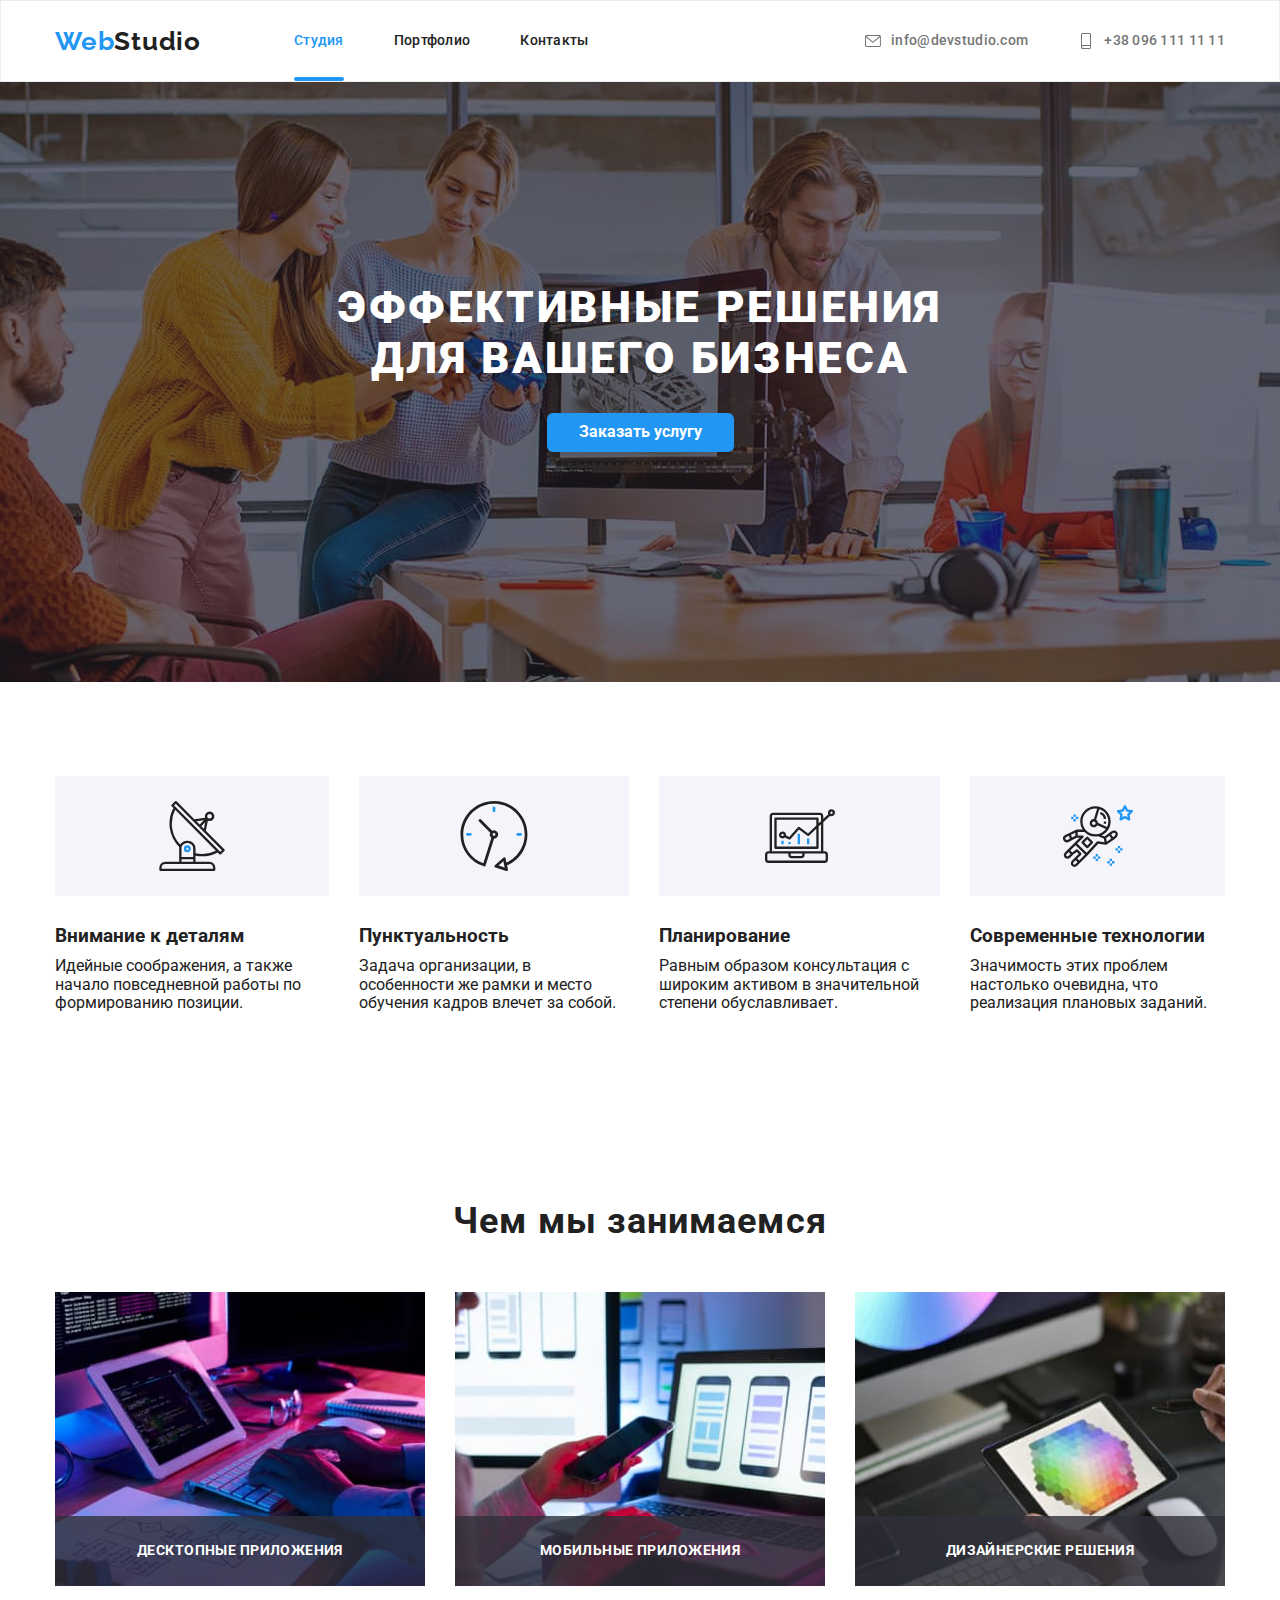
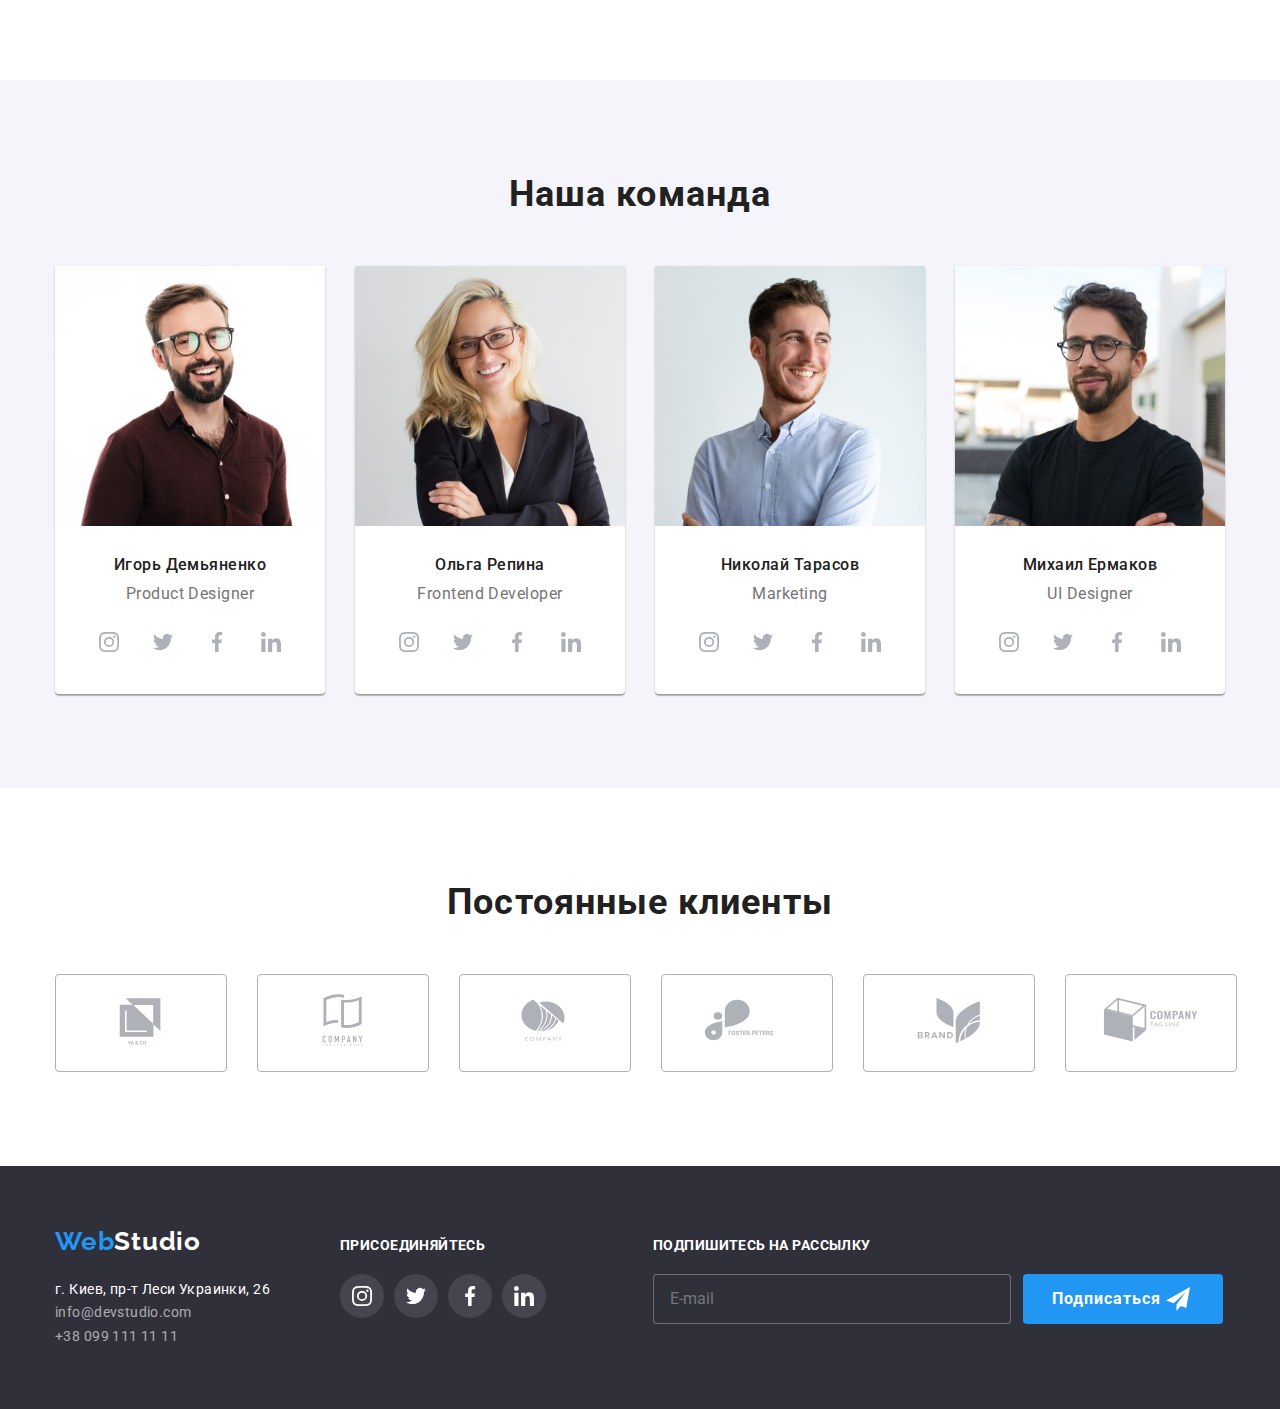
<file: index.html>
<!DOCTYPE html>
<html lang="ru">
  <head>
    <meta charset="UTF-8" />
    <meta name="viewport" content="width=device-width, initial-scale=1.0" />
    <title>WebStudio</title>
    <link rel="preconnect" href="https://fonts.gstatic.com" />
    <link rel="preconnect" href="https://fonts.gstatic.com" />
    <link
      href="https://fonts.googleapis.com/css2?family=Raleway:wght@700&family=Roboto:wght@400;500;700;900&display=swap"
      rel="stylesheet"
    />
    <!-- <link rel="stylesheet" href="./css/modern-normalize.css" /> -->
    <!-- <link rel="stylesheet" href="./css/styles.css" /> -->
    <link rel="stylesheet" href="./css/main.min.css" />
  </head>
  <body>
    <!--Верхняя линия-->
    <header class="header">
      <div class="container main-flex">
        <nav class="main-nav">
          <a href="./index.html" class="logo"
            >Web<span class="logo__title">Studio</span></a
          >
          <ul class="site-nav currnet-box">
            <li class="site-nav__item">
              <a href="./index.html" class="site-nav__link current">Студия</a>
            </li>
            <li class="site-nav__item">
              <a href="./portfolio.html" class="site-nav__link">Портфолио</a>
            </li>
            <li class="site-nav__item">
              <a href="#" class="site-nav__link">Контакты</a>
            </li>
          </ul>
        </nav>
        <ul class="main-contact">
          <li class="main-contact__item">
            <a href="mailto:info@devstudio.com" class="main-contact__link">
              <svg class="main-contact__icon" width="16" height="16">
                <use href="./images/icon/icon.svg#icon-envelope"></use></svg
              >info@devstudio.com</a
            >
          </li>
          <li class="main-contact__item">
            <a href="tel:+380961111111" class="main-contact__link">
              <svg class="main-contact__icon" width="16" height="16">
                <use href="./images/icon/icon.svg#icon-smartphone"></use></svg
              >+38 096 111 11 11</a
            >
          </li>
        </ul>
      </div>
    </header>
    <main>
      <!--hero-->
      <section class="hero">
        <div class="container">
          <div class="hero-content">
            <h1 class="hero-content__title">
              Эффективные решения <br />
              для вашего бизнеса
            </h1>
            <button data-modal-open class="hero-content__button">
              Заказать услугу
            </button>
          </div>
        </div>
      </section>
      <!--Особенности-->
      <section class="section">
        <div class="container">
          <h2 class="hidden-header">Особенности</h2>
          <ul class="feature-list">
            <li class="feature-list__item">
              <div class="feature-list__box">
                <svg width="70" height="70">
                  <use href="./images/icon/icon.svg#icon-antenna"></use>
                </svg>
              </div>
              <div>
                <h3 class="feature-list__title">Внимание к деталям</h3>
                <p class="feature-list__text">
                  Идейные соображения, а также начало повседневной работы по
                  формированию позиции.
                </p>
              </div>
            </li>
            <li class="feature-list__item">
              <div class="feature-list__box">
                <svg width="70" height="70">
                  <use href="./images/icon/icon.svg#icon-clock"></use>
                </svg>
              </div>
              <div>
                <h3 class="feature-list__title">Пунктуальность</h3>
                <p class="feature-list__text">
                  Задача организации, в особенности же рамки и место обучения
                  кадров влечет за собой.
                </p>
              </div>
            </li>
            <li class="feature-list__item">
              <div class="feature-list__box">
                <svg width="70" height="70">
                  <use href="./images/icon/icon.svg#icon-diagram"></use>
                </svg>
              </div>
              <div>
                <h3 class="feature-list__title">Планирование</h3>
                <p class="feature-list__text">
                  Равным образом консультация с широким активом в значительной
                  степени обуславливает.
                </p>
              </div>
            </li>
            <li class="feature-list__item">
              <div class="feature-list__box">
                <svg width="70" height="70">
                  <use href="./images/icon/icon.svg#icon-astronaut"></use>
                </svg>
              </div>
              <div>
                <h3 class="feature-list__title">Современные технологии</h3>
                <p class="feature-list__text">
                  Значимость этих проблем настолько очевидна, что реализация
                  плановых заданий.
                </p>
              </div>
            </li>
          </ul>
        </div>
      </section>
      <!--Чем мы занимаемся-->
      <section class="section">
        <div class="container">
          <h2 class="section-title">Чем мы занимаемся</h2>
          <ul class="ourwork-list">
            <li class="ourwork-list__item">
              <img
                src="./images/box1.jpg"
                width="370"
                alt="человек набирая код на клавиатуре выводя информацию на планшет сверяя с блочной схемой"
              />
              <div class="ourwork-list__container">
                <p class="ourwork-list__label">Десктопные приложения</p>
              </div>
            </li>
            <li class="ourwork-list__item">
              <img
                src="./images/box2.jpg"
                width="370"
                alt="На экране ноутбука изображены примеры работ в мобильных приложениях"
              />
              <div class="ourwork-list__container">
                <p class="ourwork-list__label">Мобильные приложения</p>
              </div>
            </li>
            <li class="ourwork-list__item">
              <img
                src="./images/box3.jpg"
                width="370"
                alt="планшет с палитрой цветов"
              />
              <div class="ourwork-list__container">
                <p class="ourwork-list__label">Дизайнерские решения</p>
              </div>
            </li>
          </ul>
        </div>
      </section>
      <!--Наша команда-->
      <section class="section section__bg">
        <div class="container">
          <h2 class="section-title">Наша команда</h2>
          <ul class="section-team">
            <li class="section-team__item">
              <img
                src="./images/img1.jpg"
                class="staff"
                width="270"
                alt="фото"
              />
              <div class="staff-box">
                <h3 class="staff-box__item">Игорь Демьяненко</h3>
                <p class="staff-box__description">Product Designer</p>
                <ul class="social">
                  <li class="social-item">
                    <a href="" class="social-item__link">
                      <svg class="social__icon" width="20" height="20">
                        <use href="./images/icon/icon.svg#icon-instagram"></use>
                      </svg>
                    </a>
                  </li>
                  <li class="social-item">
                    <a href="" class="social-item__link">
                      <svg class="social__icon" width="20" height="20">
                        <use href="./images/icon/icon.svg#icon-twitter"></use>
                      </svg>
                    </a>
                  </li>
                  <li class="social-item">
                    <a href="" class="social-item__link">
                      <svg class="social__icon" width="20" height="20">
                        <use href="./images/icon/icon.svg#icon-facebook"></use>
                      </svg>
                    </a>
                  </li>
                  <li class="social-item">
                    <a href="" class="social-item__link">
                      <svg class="social__icon" width="20" height="20">
                        <use href="./images/icon/icon.svg#icon-linkedin"></use>
                      </svg>
                    </a>
                  </li>
                </ul>
              </div>
            </li>
            <li class="section-team__item">
              <img src="images/img2.jpg" class="staff" width="270" alt="фото" />
              <div class="staff-box">
                <h3 class="staff-box__item">Ольга Репина</h3>
                <p class="staff-box__description">Frontend Developer</p>
                <ul class="social">
                  <li class="social-item">
                    <a href="" class="social-item__link">
                      <svg class="social__icon" width="20" height="20">
                        <use href="./images/icon/icon.svg#icon-instagram"></use>
                      </svg>
                    </a>
                  </li>
                  <li class="social-item">
                    <a href="" class="social-item__link">
                      <svg class="social__icon" width="20" height="20">
                        <use href="./images/icon/icon.svg#icon-twitter"></use>
                      </svg>
                    </a>
                  </li>
                  <li class="social-item">
                    <a href="" class="social-item__link">
                      <svg class="social__icon" width="20" height="20">
                        <use href="./images/icon/icon.svg#icon-facebook"></use>
                      </svg>
                    </a>
                  </li>
                  <li class="social-item">
                    <a href="" class="social-item__link">
                      <svg class="social__icon" width="20" height="20">
                        <use href="./images/icon/icon.svg#icon-linkedin"></use>
                      </svg>
                    </a>
                  </li>
                </ul>
              </div>
            </li>
            <li class="section-team__item">
              <img
                src="./images/img3.jpg"
                class="staff"
                width="270"
                alt="фото"
              />
              <div class="staff-box">
                <h3 class="staff-box__item">Николай Тарасов</h3>
                <p class="staff-box__description">Marketing</p>
                <ul class="social">
                  <li class="social-item">
                    <a href="" class="social-item__link">
                      <svg class="social__icon" width="20" height="20">
                        <use href="./images/icon/icon.svg#icon-instagram"></use>
                      </svg>
                    </a>
                  </li>
                  <li class="social-item">
                    <a href="" class="social-item__link">
                      <svg class="social__icon" width="20" height="20">
                        <use href="./images/icon/icon.svg#icon-twitter"></use>
                      </svg>
                    </a>
                  </li>
                  <li class="social-item">
                    <a href="" class="social-item__link">
                      <svg class="social__icon" width="20" height="20">
                        <use href="./images/icon/icon.svg#icon-facebook"></use>
                      </svg>
                    </a>
                  </li>
                  <li class="social-item">
                    <a href="" class="social-item__link">
                      <svg class="social__icon" width="20" height="20">
                        <use href="./images/icon/icon.svg#icon-linkedin"></use>
                      </svg>
                    </a>
                  </li>
                </ul>
              </div>
            </li>
            <li class="section-team__item">
              <img
                src="./images/img4.jpg"
                class="staff"
                width="270"
                alt="фото"
              />
              <div class="staff-box">
                <h3 class="staff-box__item">Михаил Ермаков</h3>
                <p class="staff-box__description">UI Designer</p>
                <ul class="social">
                  <li class="social-item">
                    <a href="" class="social-item__link">
                      <svg class="social__icon" width="20" height="20">
                        <use href="./images/icon/icon.svg#icon-instagram"></use>
                      </svg>
                    </a>
                  </li>
                  <li class="social-item">
                    <a href="" class="social-item__link">
                      <svg class="social__icon" width="20" height="20">
                        <use href="./images/icon/icon.svg#icon-twitter"></use>
                      </svg>
                    </a>
                  </li>
                  <li class="social-item">
                    <a href="" class="social-item__link">
                      <svg class="social__icon" width="20" height="20">
                        <use href="./images/icon/icon.svg#icon-facebook"></use>
                      </svg>
                    </a>
                  </li>
                  <li class="social-item">
                    <a href="" class="social-item__link">
                      <svg class="social__icon" width="20" height="20">
                        <use href="./images/icon/icon.svg#icon-linkedin"></use>
                      </svg>
                    </a>
                  </li>
                </ul>
              </div>
            </li>
          </ul>
        </div>
      </section>
      <!-- Regular customers-->
      <section class="section">
        <div class="container">
          <h3 class="section-title">Постоянные клиенты</h3>
          <ul class="regular">
            <li class="regular-item">
              <a href="" class="regular-item__link">
                <svg width="106" height="60">
                  <use href="./images/icon/icon.svg#icon-company1"></use>
                </svg>
              </a>
            </li>
            <li class="regular-item">
              <a href="" class="regular-item__link">
                <svg width="106" height="60">
                  <use href="./images/icon/icon.svg#icon-company2"></use>
                </svg>
              </a>
            </li>
            <li class="regular-item">
              <a href="" class="regular-item__link">
                <svg width="106" height="60">
                  <use href="./images/icon/icon.svg#icon-company3"></use>
                </svg>
              </a>
            </li>
            <li class="regular-item">
              <a href="" class="regular-item__link">
                <svg width="106" height="60">
                  <use href="./images/icon/icon.svg#icon-company4"></use>
                </svg>
              </a>
            </li>
            <li class="regular-item">
              <a href="" class="regular-item__link">
                <svg width="106" height="60">
                  <use href="./images/icon/icon.svg#icon-company5"></use>
                </svg>
              </a>
            </li>
            <li class="regular-item">
              <a href="" class="regular-item__link">
                <svg width="106" height="60">
                  <use href="./images/icon/icon.svg#icon-company6"></use>
                </svg>
              </a>
            </li>
          </ul>
        </div>
      </section>
    </main>
    <!--футер-->
    <footer class="footer">
      <div class="container flex-box">
        <div class="footer-addres">
          <a href="./index.html" class="footer__logo"
            >Web<span class="footer-logo__title">Studio</span></a
          >
          <address class="address-box">
            <p class="address-box__title">г. Киев, пр-т Леси Украинки, 26</p>
            <ul class="contact-footer__list">
              <li class="contact-footer__item">
                <a href="mailto:info@devstudio.com" class="contact-footer__link"
                  >info@devstudio.com</a
                >
              </li>
              <li class="contact-footer__list">
                <a href="tel:+380991111111" class="contact-footer__link"
                  >+38 099 111 11 11</a
                >
              </li>
            </ul>
          </address>
        </div>
        <div class="footer-box">
          <h4 class="footer-box__titel">присоединяйтесь</h4>
          <ul class="footer-box__list">
            <li class="footer-box__item">
              <a href="" class="footer-box__link">
                <svg class="footer-box__icon" width="20" height="20">
                  <use href="./images/icon/icon.svg#icon-instagram"></use>
                </svg>
              </a>
            </li>
            <li class="footer-box__item">
              <a href="" class="footer-box__link">
                <svg class="footer-box__icon" width="20" height="20">
                  <use href="./images/icon/icon.svg#icon-twitter"></use>
                </svg>
              </a>
            </li>
            <li class="footer-box__item">
              <a href="" class="footer-box__link">
                <svg class="footer-box__icon" width="20" height="20">
                  <use href="./images/icon/icon.svg#icon-facebook"></use>
                </svg>
              </a>
            </li>
            <li class="footer-box__item">
              <a href="" class="footer-box__link">
                <svg class="footer-box__icon" width="20" height="20">
                  <use href="./images/icon/icon.svg#icon-linkedin"></use>
                </svg>
              </a>
            </li>
          </ul>
        </div>
        <!-- ПОДПИШИТЕСЬ НА РАССЫЛКУ -->
        <form class="Subscribe">
          <label for="input-sub" class="Subscribe-title"
            >Подпишитесь на рассылку</label
          >
          <div class="sub-wrap">
            <input
              id="input-sub"
              type="email"
              class="sub-wrap__input"
              name="sub-mail"
              placeholder="E-mail"
            />
            <button type="submit" class="sub-wrap__button">
              Подписаться
              <svg class="sub-wrap__icon" width="24" height="24">
                <use href="./images/icon/icon.svg#icon-iconsend"></use>
              </svg>
            </button>
          </div>
        </form>
      </div>
    </footer>
    <div class="backdrop is-hidden" data-modal>
      <form class="form modal">
        <button data-modal-close class="modal-button">
          <svg width="15" height="15">
            <use href="./images/icon/icon.svg#icon-Vector"></use>
          </svg>
        </button>
        <p class="from-titel">Оставьте свои данные, мы вам перезвоним</p>
        <label class="from-field">
          <span class="from-label">Имя</span>
          <input type="text" class="form-input" name="Имя" placeholder=" " />
          <svg class="from-icon" width="18" height="18">
            <use href="./images/icon/icon.svg#icon-person"></use>
          </svg>
        </label>
        <label class="from-field">
          <span class="from-label">Телефон</span>
          <input type="tel" class="form-input" name="tel" />
          <svg class="from-icon" width="18" height="18">
            <use href="./images/icon/icon.svg#icon-phonemodal"></use>
          </svg>
        </label>
        <label class="from-field">
          <span class="from-label">Почта</span>
          <input type="email" class="form-input" name="mail" />
          <svg class="from-icon" width="18" height="18">
            <use href="./images/icon/icon.svg#icon-emailmodal"></use>
          </svg>
        </label>
        <label class="from-field">
          <span class="from-label">Комментарий</span>
          <textarea
            class="Comment"
            name="Comment"
            rows="10"
            placeholder="Введите текст"
          ></textarea>
        </label>
        <label class="from-field label">
          <input type="checkbox" class="checkbox_input" name="agreement" />
          <span class="checkbox-icon"></span>
          <span class="from-label"
            >Соглашаюсь с рассылкой и принимаю
            <a class="contract" href="#">Условия договора</a>
          </span>
        </label>
        <button type="submit" class="button-send">Отправить</button>
      </form>
    </div>
    <script src="./js/modal.js"></script>
  </body>
</html>
</file>
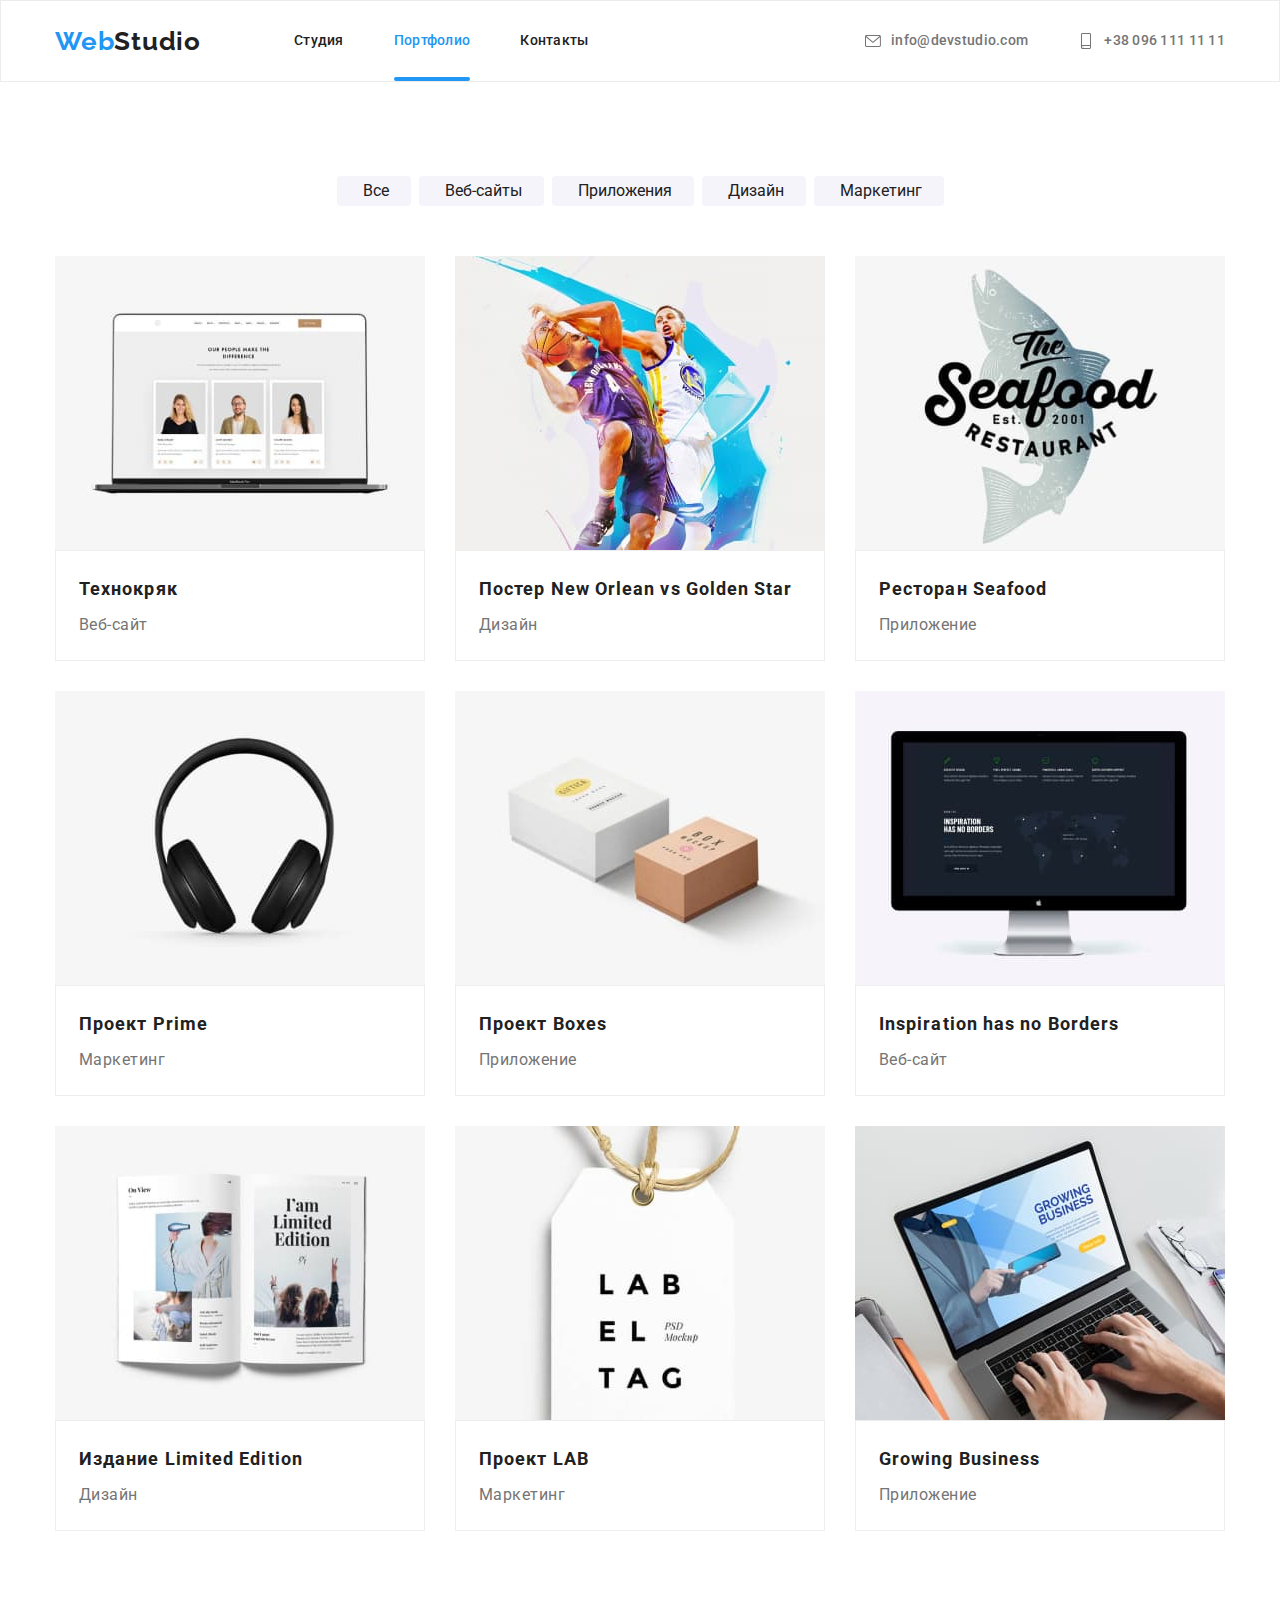
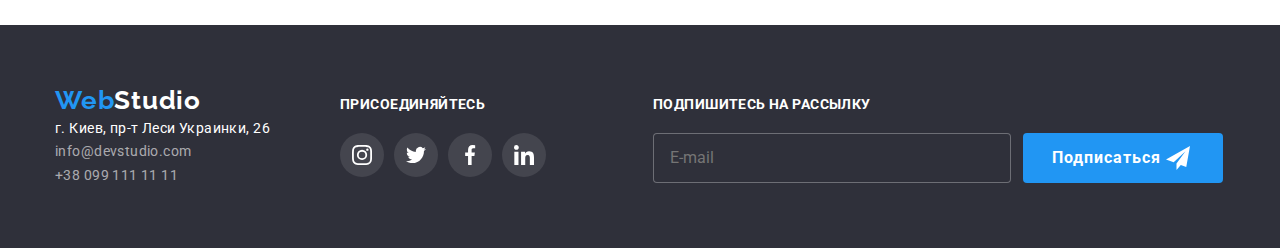
<file: portfolio.html>
<!DOCTYPE html>
<html lang="ru">
  <head>
    <meta charset="UTF-8" />
    <meta name="viewport" content="width=device-width, initial-scale=1.0" />
    <title>portfolio</title>
    <link rel="preconnect" href="https://fonts.gstatic.com" />
    <link
      href="https://fonts.googleapis.com/css2?family=Raleway:wght@700&family=Roboto:wght@400;500;700;900&display=swap"
      rel="stylesheet"
    />
    <link rel="stylesheet" href="./css/main.min.css" />
  </head>
  <body>
    <!--Верхняя линия-->
    <header class="header">
      <div class="container main-flex">
        <nav class="main-nav">
          <a href="./index.html" class="logo"
            >Web<span class="logo__title">Studio</span></a
          >
          <ul class="site-nav">
            <li class="site-nav__item">
              <a href="./index.html" class="site-nav__link">Студия</a>
            </li>
            <li class="site-nav__item">
              <a href="./portfolio.html" class="site-nav__link current"
                >Портфолио</a
              >
            </li>
            <li class="site-nav__item">
              <a href="#" class="site-nav__link">Контакты</a>
            </li>
          </ul>
        </nav>
        <ul class="main-contact">
          <li class="main-contact__item">
            <a href="mailto:info@devstudio.com" class="main-contact__link">
              <svg class="main-contact__icon" width="16" height="12">
                <use href="./images/icon/icon.svg#icon-envelope"></use></svg
              >info@devstudio.com</a
            >
          </li>
          <li class="main-contact__item">
            <a href="tel:+380961111111" class="main-contact__link">
              <svg class="main-contact__icon" width="16" height="16">
                <use href="./images/icon/icon.svg#icon-smartphone"></use></svg
              >+38 096 111 11 11</a
            >
          </li>
        </ul>
      </div>
    </header>
    <main>
      <!-- ссылки -->
      <section class="section">
        <div class="container">
          <h1 class="hidden-header">Портфолио</h1>
          <ul class="button-portfolio">
            <li class="button-portfolio__item">
              <input
                type="button"
                class="button-portfolio__filters"
                value=" Все"
              />
            </li>
            <li class="button-portfolio__item">
              <input
                type="button"
                class="button-portfolio__filters"
                value=" Веб-сайты"
              />
            </li>
            <li class="button-portfolio__item">
              <input
                type="button"
                class="button-portfolio__filters"
                value=" Приложения"
              />
            </li>
            <li class="button-portfolio__item">
              <input
                type="button"
                class="button-portfolio__filters"
                value=" Дизайн"
              />
            </li>
            <li class="button-portfolio__item">
              <input
                type="button"
                class="button-portfolio__filters"
                value=" Маркетинг"
              />
            </li>
          </ul>
          <!--projects-->
          <ul class="card-set">
            <li class="card-set__item">
              <article class="projects">
                <a href="#"></a>
                <div class="projects__card">
                  <p class="projects__title">
                    Технокряк это современная площадка распространения
                    коронавируса. Компании используют эту платформу для
                    цифрового шпионажа и атак на защищённые сервера конкурентов.
                  </p>
                  <img
                    src="./images/imgp1.jpg"
                    class="projects__images"
                    width="370"
                    alt="ноутбук с партфолио"
                  />
                </div>
                <div class="projects__box">
                  <h2 class="projects-box__description">Технокряк</h2>
                  <p class="projects-box__title">Веб-сайт</p>
                </div>
              </article>
            </li>
            <li class="card-set__item">
              <article class="projects">
                <a href="#"></a>
                <div class="projects__card">
                  <p class="projects__title">
                    Lorem ipsum dolor sit amet consectetur adipisicing elit.
                    Quae asperiores sint delectus, necessitatibus nulla
                    perferendis dolor? Totam dolorum ad, similique delectus, quo
                    quia asperiores saepe quasi molestiae libero sapiente odio?
                  </p>

                  <img
                    src="./images/imgp2.jpg"
                    class="projects__images"
                    width="370"
                    alt="баскетболисты с мячом"
                  />
                </div>
                <div class="projects__box">
                  <h2 class="projects-box__description">
                    Постер New Orlean vs Golden Star
                  </h2>
                  <p class="projects-box__title">Дизайн</p>
                </div>
              </article>
            </li>
            <li class="card-set__item">
              <article class="projects">
                <a href="#"></a>
                <div class="projects__card">
                  <p class="projects__title">
                    Lorem ipsum dolor sit amet consectetur adipisicing elit.
                    Cum, quaerat! Enim neque sapiente debitis sint fugiat?
                    Accusantium exercitationem veniam atque velit officia
                    veritatis facere odio doloremque laborum doloribus, rerum
                    nemo.
                  </p>
                  <img
                    src="./images/imgp3.jpg"
                    class="projects__images"
                    width="370"
                    alt="логотип"
                  />
                </div>
                <div class="projects__box">
                  <h2 class="projects-box__description">Ресторан Seafood</h2>
                  <p class="projects-box__title">Приложение</p>
                </div>
              </article>
            </li>
            <li class="card-set__item">
              <article class="projects">
                <a href="#"></a>
                <div class="projects__card">
                  <p class="projects__title">
                    Lorem, ipsum dolor sit amet consectetur adipisicing elit.
                    Totam mollitia consequuntur at sint sit. Minima temporibus
                    quo aliquam fugit. Eligendi sapiente quas necessitatibus
                    nesciunt obcaecati vitae reiciendis ut architecto optio.
                  </p>
                  <img
                    src="./images/imgp4.jpg"
                    class="projects__images"
                    width="370"
                    alt="наушники"
                  />
                </div>
                <div class="projects__box">
                  <h2 class="projects-box__description">Проект Prime</h2>
                  <p class="projects-box__title">Маркетинг</p>
                </div>
              </article>
            </li>
            <li class="card-set__item">
              <article class="projects">
                <a href="#"></a>
                <div class="projects__card">
                  <p class="projects__title">
                    Lorem ipsum dolor sit, amet consectetur adipisicing elit. Ut
                    maxime ratione vero laudantium, voluptates delectus alias
                    aut obcaecati placeat rerum et distinctio enim, assumenda
                    nobis labore maiores. Laboriosam, necessitatibus ad.
                  </p>
                  <img
                    src="./images/imgp5.jpg"
                    class="projects__images"
                    width="370"
                    alt="две коробки"
                  />
                </div>
                <div class="projects__box">
                  <h2 class="projects-box__description">Проект Boxes</h2>
                  <p class="projects-box__title">Приложение</p>
                </div>
              </article>
            </li>
            <li class="card-set__item">
              <article class="projects">
                <a href="#"></a>
                <div class="projects__card">
                  <p class="projects__title">
                    Lorem ipsum dolor sit amet consectetur adipisicing elit. Rem
                    illum qui repudiandae. Veritatis eligendi, vero odit quaerat
                    est ex, ducimus dolorum doloribus dicta voluptatum
                    exercitationem eveniet non debitis necessitatibus pariatur?
                  </p>
                  <img
                    src="./images/imgp6.jpg"
                    class="projects__images"
                    width="370"
                    alt="монитор"
                  />
                </div>
                <div class="projects__box">
                  <h2 class="projects-box__description">
                    Inspiration has no Borders
                  </h2>
                  <p class="projects-box__title">Веб-сайт</p>
                </div>
              </article>
            </li>
            <li class="card-set__item">
              <article class="projects">
                <a href="#"></a>
                <div class="projects__card">
                  <p class="projects__title">
                    Lorem ipsum dolor, sit amet consectetur adipisicing elit.
                    Dolor vel culpa, quidem at quia quam nobis nemo, doloremque
                    consequatur ab, rerum quis ducimus qui ipsum quos quibusdam
                    earum! Itaque, laborum!
                  </p>
                  <img
                    src="./images/imgp7.jpg"
                    class="projects__images"
                    width="370"
                    alt="журнал"
                  />
                </div>
                <div class="projects__box">
                  <h2 class="projects-box__description">
                    Издание Limited Edition
                  </h2>
                  <p class="projects-box__title">Дизайн</p>
                </div>
              </article>
            </li>
            <li class="card-set__item">
              <article class="projects">
                <a href="#"></a>
                <div class="projects__card">
                  <p class="projects__title">
                    Lorem ipsum dolor sit amet consectetur adipisicing elit.
                    Atque alias, corporis nihil odio obcaecati a cupiditate,
                    perspiciatis fugiat pariatur dolores vitae impedit sunt
                    nobis illo, velit amet sapiente quos voluptate?
                  </p>
                  <img
                    src="./images/imgp8.jpg"
                    class="projects__images"
                    width="370"
                    alt="бирка"
                  />
                </div>
                <div class="projects__box">
                  <h2 class="projects-box__description">Проект LAB</h2>
                  <p class="projects-box__title">Маркетинг</p>
                </div>
              </article>
            </li>
            <li class="card-set__item">
              <article class="projects">
                <a href="#"></a>
                <div class="projects__card">
                  <p class="projects__title">
                    Lorem ipsum dolor, sit amet consectetur adipisicing elit.
                    Natus facilis veritatis adipisci consequuntur illo non
                    tempora, consequatur, ratione ea nam, doloribus repellat
                    ullam dicta aut eius praesentium nisi nostrum
                    exercitationem.
                  </p>
                  <img
                    src="./images/imgp9.jpg"
                    class="projects__images"
                    width="370"
                    alt="ноутбук"
                  />
                </div>
                <div class="projects__box">
                  <h2 class="projects-box__description">Growing Business</h2>
                  <p class="projects-box__title">Приложение</p>
                </div>
              </article>
            </li>
          </ul>
        </div>
      </section>
    </main>

    <!--футер-->
    <footer class="footer">
      <div class="container flex-box">
        <div class="footer-addres">
          <a href="./index.html" class="footer__logo"
            >Web<span class="footer-logo__title">Studio</span></a
          >
          <address class="aaddress-box">
            <p class="address-box__title">г. Киев, пр-т Леси Украинки, 26</p>
            <ul class="contact-footer__list">
              <li class="contact-footer__item">
                <a href="mailto:info@devstudio.com" class="contact-footer__link"
                  >info@devstudio.com</a
                >
              </li>
              <li class="contact-footer__list">
                <a href="tel:+380991111111" class="contact-footer__link"
                  >+38 099 111 11 11</a
                >
              </li>
            </ul>
          </address>
        </div>
        <div class="footer-box">
          <h4 class="footer-box__titel">присоединяйтесь</h4>
          <ul class="footer-box__list">
            <li class="footer-box__item">
              <a href="" class="footer-box__link">
                <svg class="footer-box__icon" width="20" height="20">
                  <use href="./images/icon/icon.svg#icon-instagram"></use>
                </svg>
              </a>
            </li>
            <li class="footer-box__item">
              <a href="" class="footer-box__link">
                <svg class="footer-box__icon" width="20" height="20">
                  <use href="./images/icon/icon.svg#icon-twitter"></use>
                </svg>
              </a>
            </li>
            <li class="footer-box__item">
              <a href="" class="footer-box__link">
                <svg class="footer-box__icon" width="20" height="20">
                  <use href="./images/icon/icon.svg#icon-facebook"></use>
                </svg>
              </a>
            </li>
            <li class="footer-box__item">
              <a href="" class="footer-box__link">
                <svg class="footer-box__icon" width="20" height="20">
                  <use href="./images/icon/icon.svg#icon-linkedin"></use>
                </svg>
              </a>
            </li>
          </ul>
        </div>
        <!-- ПОДПИШИТЕСЬ НА РАССЫЛКУ -->
        <form class="Subscribe">
          <label for="input-sub" class="Subscribe-title"
            >Подпишитесь на рассылку</label
          >
          <div class="sub-wrap">
            <input
              id="input-sub"
              type="email"
              class="sub-wrap__input"
              name="sub-mail"
              placeholder="E-mail"
            />
            <button type="submit" class="sub-wrap__button">
              Подписаться
              <svg class="sub-wrap__icon" width="24" height="24">
                <use href="./images/icon/icon.svg#icon-iconsend"></use>
              </svg>
            </button>
          </div>
        </form>
      </div>
    </footer>
  </body>
</html>
</file>
<file: css/main.min.css>
/*! modern-normalize v1.1.0 | MIT License | https://github.com/sindresorhus/modern-normalize */*,::before,::after{-webkit-box-sizing:border-box;box-sizing:border-box}html{line-height:1.15;-webkit-text-size-adjust:100%;-moz-tab-size:4;-o-tab-size:4;tab-size:4}body{margin:0;font-family:system-ui,-apple-system,"Segoe UI",Roboto,Helvetica,Arial,sans-serif,"Apple Color Emoji","Segoe UI Emoji"}hr{height:0;color:inherit}abbr[title]{-webkit-text-decoration:underline dotted;text-decoration:underline dotted}b,strong{font-weight:bolder}code,kbd,samp,pre{font-family:ui-monospace, SFMono-Regular, Consolas, 'Liberation Mono', Menlo, monospace;font-size:1em}small{font-size:80%}sub,sup{font-size:75%;line-height:0;position:relative;vertical-align:baseline}sub{bottom:-0.25em}sup{top:-0.5em}table{text-indent:0;border-color:inherit}button,input,optgroup,select,textarea{font-family:inherit;font-size:100%;line-height:1.15;margin:0}button,select{text-transform:none}button,[type='button'],[type='reset'],[type='submit']{-webkit-appearance:button}::-moz-focus-inner{border-style:none;padding:0}:-moz-focusring{outline:1px dotted ButtonText}:-moz-ui-invalid{box-shadow:none}legend{padding:0}progress{vertical-align:baseline}::-webkit-inner-spin-button,::-webkit-outer-spin-button{height:auto}[type='search']{-webkit-appearance:textfield;outline-offset:-2px}::-webkit-search-decoration{-webkit-appearance:none}::-webkit-file-upload-button{-webkit-appearance:button;font:inherit}summary{display:list-item}*,*::before,*::after{-webkit-box-sizing:inherit;box-sizing:inherit}h1,h2,h3,h4,h5,ul,p{margin:0px;padding:0px}img{height:auto;display:block;min-width:100%}li{list-style:none}.no-padding{padding-top:0px;padding-bottom:0px}.container{width:1200px;padding-left:15px;padding-right:15px;margin-left:auto;margin-right:auto}html{-webkit-box-sizing:border-box;box-sizing:border-box}body{font-family:Roboto, Helvetica, sans-serif;color:#757575;background-color:#fff}.hidden-header{display:none}.header{border:1px solid #ececec}.logo{color:#2196f3;font-family:Raleway, Helvetica, sans-serif;font-weight:bold;font-size:26px;line-height:1.19;letter-spacing:0.03em;text-decoration:none}.logo .logo__title{color:#212121}.main-flex{display:-webkit-box;display:-ms-flexbox;display:flex;-webkit-box-align:center;-ms-flex-align:center;align-items:center}.main-nav{display:-webkit-box;display:-ms-flexbox;display:flex;-webkit-box-align:center;-ms-flex-align:center;align-items:center}.site-nav{display:-webkit-box;display:-ms-flexbox;display:flex;margin-left:93px}.site-nav:active{color:#757575}.site-nav__link:hover,.site-nav__link:focus{color:#2196f3;outline:none}.site-nav__link{display:block;padding-top:32px;padding-bottom:32px}.site-nav__link:hover::after,.site-nav__link:focus::after{opacity:1}.site-nav__item{position:relative}.site-nav__item:not(:first-child){margin-left:50px}.site-nav__link{text-decoration:none;font-weight:500;font-size:14px;line-height:1.14;letter-spacing:0.02em;color:#212121;-webkit-transition:color 250ms cubic-bezier(0.4, 0, 0.2, 1);transition:color 250ms cubic-bezier(0.4, 0, 0.2, 1)}.site-nav__link:active{color:#2196f3}.site-nav__link::after{position:absolute;display:inline-block;content:'';width:100%;height:4px;border-radius:2px;left:0;bottom:0;background-color:#2196f3;opacity:0}.current{color:#2196f3}.current::after{position:absolute;display:inline-block;content:'';width:100%;height:4px;border-radius:2px;left:0;bottom:0;background-color:#2196f3;opacity:1}.main-contact__link{display:-webkit-box;display:-ms-flexbox;display:flex;color:#757575;text-decoration:none;-webkit-box-align:center;-ms-flex-align:center;align-items:center;-webkit-transition:color 250ms cubic-bezier(0.4, 0, 0.2, 1);transition:color 250ms cubic-bezier(0.4, 0, 0.2, 1)}.main-contact{color:#757575;font-weight:500;font-size:14px;line-height:1.14;letter-spacing:0.02em;display:-webkit-box;display:-ms-flexbox;display:flex;margin-left:auto;-webkit-box-align:center;-ms-flex-align:center;align-items:center}.main-contact__item+.main-contact__item{margin-left:50px}.main-contact__link:hover>.main-contact__icon{fill:#2196f3}.main-contact__link:focus>.main-contact__icon{fill:#2196f3}.main-contact__icon{fill:#757575;margin-right:10px}.main-contact__link:hover,.main-contact__link:focus{color:#2196f3;outline:none}.hero{padding:200px 0px;text-align:center;max-width:1600px;height:600px;margin-left:auto;margin-right:auto;background-color:#2f303a;background-image:-webkit-gradient(linear, left top, right top, from(rgba(47,48,58,0.4)), to(rgba(47,48,58,0.4))),url("../images/img.jpg");background-image:linear-gradient(to right, rgba(47,48,58,0.4), rgba(47,48,58,0.4)),url("../images/img.jpg");background-repeat:no-repeat;background-position:center;background-size:cover}.hero-content__title{margin-top:0;margin-bottom:30px;color:#fff;font-weight:900;font-size:44px;line-height:1.15;text-align:center;letter-spacing:0.06em;text-transform:uppercase}.hero-content__button{border-radius:6px;border:0px solid transparent;padding:10px 32px;min-width:130px;color:#fff;background-color:#2196f3;font-weight:bold;text-align:center}.section{padding-bottom:94px;padding-top:94px}.section-title{margin-bottom:50px;color:#212121;text-align:center;font-weight:bold;font-size:36px;line-height:1.16;letter-spacing:0.03em}.feature-list{color:#212121}.feature-list__title{color:#212121}.feature-list{display:-webkit-box;display:-ms-flexbox;display:flex}.feature-list__item:not(:first-child){margin-left:30px}.feature-list__box{background-color:#f5f4fa;display:-webkit-box;display:-ms-flexbox;display:flex;-webkit-box-pack:center;-ms-flex-pack:center;justify-content:center;padding:25px 0px;margin-bottom:30px}.feature-list__title{margin-top:0;margin-bottom:10px;font-weight:bold}.feature-list__text{margin-top:0;font-style:normal;font-weight:normal}.ourwork-list{position:relative;margin-top:-30px;margin-left:-30px;display:-webkit-box;display:-ms-flexbox;display:flex;-ms-flex-wrap:wrap;flex-wrap:wrap}.ourwork-list>.ourwork-list__item{-ms-flex-preferred-size:calc 100%/3 -30px;flex-basis:calc 100%/3 -30px;margin-top:30px;margin-left:30px}.ourwork-list__container{position:absolute;width:370px;height:70px;bottom:0;background-color:rgba(47,48,58,0.8);padding:27px 82px}.ourwork-list__label{font-weight:bold;font-size:14px;line-height:1.14;text-align:center;letter-spacing:0.03em;text-transform:uppercase;color:#fff}.section__bg{background-color:#f5f4fa}.section-team{display:-webkit-box;display:-ms-flexbox;display:flex;-ms-flex-wrap:wrap;flex-wrap:wrap;margin-left:calc(-1 * 30px);margin-top:calc(-1 * 30px)}.section-team>.section-team__item{-ms-flex-preferred-size:calc 100%/4 -30px;flex-basis:calc 100%/4 -30px;margin-left:30px;margin-top:30px;background-color:#fff;border-radius:0px 0px 4px 4px;-webkit-box-shadow:0px 1px 3px rgba(0,0,0,0.12),0px 1px 1px rgba(0,0,0,0.14),0px 2px 1px rgba(0,0,0,0.2);box-shadow:0px 1px 3px rgba(0,0,0,0.12),0px 1px 1px rgba(0,0,0,0.14),0px 2px 1px rgba(0,0,0,0.2)}.staff-box{padding-top:30px;padding-bottom:30px}.staff{display:block}.staff-box__item{color:#212121;font-weight:500;font-size:16px;line-height:1.18;text-align:center;letter-spacing:0.03em;margin-bottom:10px}.staff-box__description{color:#757575;font-weight:normal;font-size:16px;line-height:1.18;text-align:center;letter-spacing:0.03em;margin-bottom:16px}.social{-webkit-box-pack:center;-ms-flex-pack:center;justify-content:center;display:-webkit-box;display:-ms-flexbox;display:flex}.social-item:not(:first-child){margin-left:10px}.social-item__link{padding:12px;display:block;width:44px;height:44px;border-radius:50%;color:#afb1b8;background-color:#fff;-webkit-transition:color 250ms cubic-bezier(0.4, 0, 0.2, 1),background-color 250ms cubic-bezier(0.4, 0, 0.2, 1);transition:color 250ms cubic-bezier(0.4, 0, 0.2, 1),background-color 250ms cubic-bezier(0.4, 0, 0.2, 1)}.social-item__link:hover,.social-item__link:focus{background-color:#2196f3;color:#fff;outline:none}.social__icon{fill:currentColor}.regular{display:-webkit-box;display:-ms-flexbox;display:flex}.regular-item:not(:last-child){margin-right:30px}.regular-item:hover{color:#2196f3}.regular-item__link{display:block;border:1px solid #afb1b8;padding:16px 32px;border-radius:4px;fill:#afb1b8;-webkit-transition-property:fill, border;transition-property:fill, border;-webkit-transition-duration:250ms;transition-duration:250ms;-webkit-transition-timing-function:cubic-bezier(0.4, 0, 0.2, 1);transition-timing-function:cubic-bezier(0.4, 0, 0.2, 1)}.regular-item__link:hover,.regular-item__link:focus{fill:#2196f3;border:1px solid #2196f3;outline:none}.flex-box{display:-webkit-box;display:-ms-flexbox;display:flex;-webkit-box-align:baseline;-ms-flex-align:baseline;align-items:baseline}.footer-box{-webkit-box-pack:start;-ms-flex-pack:start;justify-content:start;margin-left:70px}.footer-box__list{display:-webkit-box;display:-ms-flexbox;display:flex}.footer-box__titel{font-weight:bold;font-size:14px;line-height:1.14;letter-spacing:0.03em;text-transform:uppercase;color:#fff;margin-bottom:20px}.footer-box__item:not(:first-child){margin-left:10px}.footer-box__link{padding:12px;display:block;width:44px;height:44px;border-radius:50%;color:#fff;background-color:rgba(255,255,255,0.1);-webkit-transition:background-color 250ms cubic-bezier(0.4, 0, 0.2, 1);transition:background-color 250ms cubic-bezier(0.4, 0, 0.2, 1)}.footer-box__link:hover,.footer-box__link:focus{background-color:#2196f3;outline:none}.footer-box__icon{fill:currentColor}.footer{background-color:#2f303a;padding-top:60px;padding-bottom:60px}.footer__logo{color:#2196f3;font-family:Raleway, Helvetica, sans-serif;font-weight:bold;font-size:26px;line-height:1.19;letter-spacing:0.03em;text-decoration:none}.footer-logo__title{color:#fff;font-family:Raleway, Helvetica, sans-serif;font-weight:bold;font-size:26px;line-height:1.19;letter-spacing:0.03em}.contact-footer__link:hover,.contact-footer__link:focus{color:#2196f3;outline:none}.contact-footer__list{font-weight:normal;font-size:14px;line-height:1.71;letter-spacing:0.03em;color:rgba(255,255,255,0.6)}.address-box__title{color:#fff;font-style:normal;font-weight:normal;font-size:14px;line-height:24px;letter-spacing:0.03em}.contact-footer__link:active{color:#2196f3}.contact-footer__link{color:rgba(255,255,255,0.6);text-decoration:none;font-style:normal;font-weight:normal;font-size:14px;line-height:1.71;letter-spacing:0.03em;-webkit-transition:color 250ms cubic-bezier(0.4, 0, 0.2, 1);transition:color 250ms cubic-bezier(0.4, 0, 0.2, 1)}.contact-footer-item{margin-top:9px}.address-box{margin-top:20px}.Subscribe{margin-left:107px}.Subscribe-title{display:block;margin-bottom:20px;font-weight:bold;font-size:14px;line-height:1.14;letter-spacing:0.03em;text-transform:uppercase;color:#fff;-ms-grid-column-align:start;justify-self:start}.sub-wrap__input{width:358px;height:50px;background-color:#2f303a;border:1px solid rgba(255,255,255,0.3);-webkit-box-sizing:border-box;box-sizing:border-box;border-radius:4px}.Subscribe input[placeholder='E-mail']{padding-left:16px;padding-top:16px;padding-bottom:16px}.sub-wrap__input{color:#fff;margin-right:8px;-webkit-transition:-webkit-box-shadow 250ms cubic-bezier(0.4, 0, 0.2, 1);transition:-webkit-box-shadow 250ms cubic-bezier(0.4, 0, 0.2, 1);transition:box-shadow 250ms cubic-bezier(0.4, 0, 0.2, 1);transition:box-shadow 250ms cubic-bezier(0.4, 0, 0.2, 1), -webkit-box-shadow 250ms cubic-bezier(0.4, 0, 0.2, 1)}.sub-wrap__input:focus{-webkit-box-shadow:0px 4px 4px rgba(0,0,0,0.15);box-shadow:0px 4px 4px rgba(0,0,0,0.15);outline:none}.sub-wrap__button{margin:0;position:relative;padding-left:29px;padding-right:62px;padding-bottom:10px;padding-top:10px;font-weight:bold;font-size:16px;line-height:30px;-webkit-box-align:center;-ms-flex-align:center;align-items:center;text-align:center;letter-spacing:0.06em;color:#ffffff;background-color:#2196f3;border-radius:4px;border:0px solid transparent;-webkit-transition:-webkit-box-shadow 250ms cubic-bezier(0.4, 0, 0.2, 1);transition:-webkit-box-shadow 250ms cubic-bezier(0.4, 0, 0.2, 1);transition:box-shadow 250ms cubic-bezier(0.4, 0, 0.2, 1);transition:box-shadow 250ms cubic-bezier(0.4, 0, 0.2, 1), -webkit-box-shadow 250ms cubic-bezier(0.4, 0, 0.2, 1)}.sub-wrap__button:hover,.sub-wrap__button:focus{-webkit-box-shadow:0px 4px 4px rgba(0,0,0,0.15);box-shadow:0px 4px 4px rgba(0,0,0,0.15)}.sub-wrap__button:focus{outline:none}.sub-wrap__icon{position:absolute;top:50%;left:143px;-webkit-transform:translatey(-50%);transform:translatey(-50%);margin-right:29px}.hero-content{position:relative}.modal{position:absolute;top:50%;left:50%;-webkit-transform:translate(-50%, -50%);transform:translate(-50%, -50%);width:528px;height:580px;background:#ffffff;-webkit-box-shadow:0px 1px 3px rgba(0,0,0,0.12),0px 1px 1px rgba(0,0,0,0.14),0px 2px 1px rgba(0,0,0,0.2);box-shadow:0px 1px 3px rgba(0,0,0,0.12),0px 1px 1px rgba(0,0,0,0.14),0px 2px 1px rgba(0,0,0,0.2);border-radius:4px}.backdrop{display:block;position:fixed;top:0;left:0;width:100%;height:100%;background-color:rgba(0,0,0,0.2);opacity:1;visibility:visible;-webkit-transition:opacity 250ms cubic-bezier(0.4, 0, 0.2, 1),visibility 250ms cubic-bezier(0.4, 0, 0.2, 1);transition:opacity 250ms cubic-bezier(0.4, 0, 0.2, 1),visibility 250ms cubic-bezier(0.4, 0, 0.2, 1)}.backdrop.is-hidden{visibility:hidden;opacity:0;pointer-events:none}.modal-button{position:absolute;top:8px;left:492px;border-radius:50%;padding:6px;width:30px;height:30px;border:1px solid rgba(0,0,0,0.1);background-color:#fff;-webkit-transition:fill 250ms cubic-bezier(0.4, 0, 0.2, 1);transition:fill 250ms cubic-bezier(0.4, 0, 0.2, 1)}.modal-button:hover,.modal-button:focus{fill:var(--accent-color)}.form{width:528px;margin-left:auto;margin-right:auto;padding:40px}.from-field{position:relative;display:-webkit-box;display:-ms-flexbox;display:flex;-webkit-box-orient:vertical;-webkit-box-direction:normal;-ms-flex-direction:column;flex-direction:column;margin-bottom:10px}.from-field label{margin-bottom:4px;font-style:normal;font-weight:normal;font-size:12px;line-height:1.16;letter-spacing:0.01em;color:#757575}.from-field textarea::-webkit-input-placeholder{font-size:12px;line-height:1.16;letter-spacing:0.01em;color:rgba(117,117,117,0.5)}.from-field textarea:-ms-input-placeholder{font-size:12px;line-height:1.16;letter-spacing:0.01em;color:rgba(117,117,117,0.5)}.from-field textarea::-ms-input-placeholder{font-size:12px;line-height:1.16;letter-spacing:0.01em;color:rgba(117,117,117,0.5)}.from-field textarea::placeholder{font-size:12px;line-height:1.16;letter-spacing:0.01em;color:rgba(117,117,117,0.5)}.from-titel{margin:0;padding:0;font-weight:bold;font-size:20px;line-height:1.15;text-align:center;letter-spacing:0.03em;color:#212121;margin-bottom:12px}.from-field input[type='text']{padding-left:42px}.from-field input[type='email']{padding-left:42px}.from-field input[type='tel']{padding-left:42px}.Comment{padding:12px;width:448px;height:120px;resize:none;border:1px solid rgba(33,33,33,0.2);border-radius:4px}.form-input{width:100%;margin:0;padding:11px 12px;border-radius:4px;border:1px solid rgba(33,33,33,0.2);-webkit-transition:border 250ms cubic-bezier(0.4, 0, 0.2, 1);transition:border 250ms cubic-bezier(0.4, 0, 0.2, 1)}.form-input:focus{border:1px solid #2196f3;outline:none}.from-icon{position:absolute;top:50%;left:12px;margin-right:12px;fill:#212121;-webkit-transition:fill 250ms cubic-bezier(0.4, 0, 0.2, 1);transition:fill 250ms cubic-bezier(0.4, 0, 0.2, 1)}.Comment:focus{border:1px solid #2196f3;outline:none}.from-field:focus-within>.from-icon{fill:#2196f3}.contract{font-size:14px;line-height:1.7;letter-spacing:0.03em;color:#2196f3;-webkit-transition-property:color;transition-property:color;-webkit-transition-duration:250ms;transition-duration:250ms;-webkit-transition-timing-function:cubic-bezier(0.4, 0, 0.2, 1);transition-timing-function:cubic-bezier(0.4, 0, 0.2, 1)}.contract:hover,.contract:focus{color:var(--accent-color)}.checkbox_input{position:absolute;width:1px;height:1px;margin:-1px;border:0;padding:0;clip:rect(0 0 0 0);overflow:hidden}.from-label{font-size:14px;line-height:1.7;letter-spacing:0.03em;padding-left:7px;color:#757575}.label{display:-webkit-box;display:-ms-flexbox;display:flex;-webkit-box-align:center;-ms-flex-align:center;align-items:center}.checkbox-icon{position:absolute;left:6px;top:50%;-webkit-transform:translateY(-50%);transform:translateY(-50%);display:inline-block;width:16px;height:15px;border:1px solid black;border-radius:2px;background-color:#fff}.checkbox_input:checked+.checkbox-icon{background-color:#2196f3;background-image:url("../images/icon/iconcheck.svg");background-size:contain;background-origin:border-box;border-color:#2196f3}.button-send{border-radius:4px;border:0px solid transparent;padding:10px 56px;min-width:130px;color:#fff;background-color:#2196f3;font-weight:bold;text-align:center}.button-send{margin-left:123px;margin-top:12px;-webkit-transition-property:-webkit-box-shadow;transition-property:-webkit-box-shadow;transition-property:box-shadow;transition-property:box-shadow, -webkit-box-shadow;-webkit-transition-duration:250ms;transition-duration:250ms;-webkit-transition-timing-function:cubic-bezier(0.4, 0, 0.2, 1);transition-timing-function:cubic-bezier(0.4, 0, 0.2, 1)}.button-send:focus,.button-send:hover{-webkit-box-shadow:0px 1px 3px rgba(0,0,0,0.12),0px 1px 1px rgba(0,0,0,0.14),0px 2px 1px rgba(0,0,0,0.2);box-shadow:0px 1px 3px rgba(0,0,0,0.12),0px 1px 1px rgba(0,0,0,0.14),0px 2px 1px rgba(0,0,0,0.2)}.button-portfolio{display:-webkit-box;display:-ms-flexbox;display:flex;-webkit-box-pack:center;-ms-flex-pack:center;justify-content:center;margin-bottom:50px}.button-portfolio__item+.button-portfolio__item{margin-left:8px}.button-portfolio__filters{color:#212121;background-color:#f5f4fa;text-align:center;border:0px solid transparent;border-radius:4px;padding:6px 22px;-webkit-transition-property:background-color, color, -webkit-box-shadow;transition-property:background-color, color, -webkit-box-shadow;transition-property:background-color, color, box-shadow;transition-property:background-color, color, box-shadow, -webkit-box-shadow;-webkit-transition-duration:250ms;transition-duration:250ms;-webkit-transition-timing-function:cubic-bezier(0.4, 0, 0.2, 1);transition-timing-function:cubic-bezier(0.4, 0, 0.2, 1)}.button-portfolio__filters:hover,.button-portfolio__filters:focus{color:#fff;background-color:#2196f3;-webkit-box-shadow:0px 3px 1px rgba(0,0,0,0.1),0px 1px 2px rgba(0,0,0,0.08),0px 2px 2px rgba(0,0,0,0.12);box-shadow:0px 3px 1px rgba(0,0,0,0.1),0px 1px 2px rgba(0,0,0,0.08),0px 2px 2px rgba(0,0,0,0.12);outline:none}.card-set{display:-webkit-box;display:-ms-flexbox;display:flex;-ms-flex-wrap:wrap;flex-wrap:wrap;margin-left:calc(-1 * 30px);margin-top:calc(-1 * 30px)}.card-set>.card-set__item{-ms-flex-preferred-size:calc(100% / 3 -30px);flex-basis:calc(100% / 3 -30px);margin-left:30px;margin-top:30px}.projects{display:block;max-width:100%;position:relative}.projects>a{text-decoration:none;display:block;position:absolute;top:0;bottom:0;left:0;right:0;z-index:1;-webkit-transition:-webkit-box-shadow 250ms cubic-bezier(0.4, 0, 0.2, 1);transition:-webkit-box-shadow 250ms cubic-bezier(0.4, 0, 0.2, 1);transition:box-shadow 250ms cubic-bezier(0.4, 0, 0.2, 1);transition:box-shadow 250ms cubic-bezier(0.4, 0, 0.2, 1), -webkit-box-shadow 250ms cubic-bezier(0.4, 0, 0.2, 1)}.projects>a:hover,.projects>a:focus{-webkit-box-shadow:0px 1px 1px rgba(0,0,0,0.12),0px 4px 4px rgba(0,0,0,0.06),1px 4px 6px rgba(0,0,0,0.16);box-shadow:0px 1px 1px rgba(0,0,0,0.12),0px 4px 4px rgba(0,0,0,0.06),1px 4px 6px rgba(0,0,0,0.16)}.projects>a:focus{outline:none}.projects>a:hover+.projects__card::before,.projects>a:focus+.projects__card::before{opacity:1;-webkit-transform:translateY(0);transform:translateY(0)}.projects :hover+.projects__card .projects__title,.projects :focus+.projects__card .projects__title{opacity:1;-webkit-transform:translateY(0);transform:translateY(0)}.projects__card{position:relative;overflow:hidden}.projects__card::before{position:absolute;display:inline-block;content:'';top:0;bottom:0;width:100%;height:100%;background-color:rgba(33,150,243,0.9);opacity:0;-webkit-transform:translateY(100%);transform:translateY(100%);-webkit-transition:opacity 250ms cubic-bezier(0.4, 0, 0.2, 1),-webkit-transform 250ms cubic-bezier(0.4, 0, 0.2, 1);transition:opacity 250ms cubic-bezier(0.4, 0, 0.2, 1),-webkit-transform 250ms cubic-bezier(0.4, 0, 0.2, 1);transition:opacity 250ms cubic-bezier(0.4, 0, 0.2, 1),transform 250ms cubic-bezier(0.4, 0, 0.2, 1);transition:opacity 250ms cubic-bezier(0.4, 0, 0.2, 1),transform 250ms cubic-bezier(0.4, 0, 0.2, 1),-webkit-transform 250ms cubic-bezier(0.4, 0, 0.2, 1)}.projects__title{opacity:0;position:absolute;top:63px;left:24px;right:24px;display:block;line-height:28px;letter-spacing:0.03em;color:#ffffff;-webkit-transform:translateY(100%);transform:translateY(100%);-webkit-transition:opacity 250ms cubic-bezier(0.4, 0, 0.2, 1),-webkit-transform 250ms cubic-bezier(0.4, 0, 0.2, 1);transition:opacity 250ms cubic-bezier(0.4, 0, 0.2, 1),-webkit-transform 250ms cubic-bezier(0.4, 0, 0.2, 1);transition:opacity 250ms cubic-bezier(0.4, 0, 0.2, 1),transform 250ms cubic-bezier(0.4, 0, 0.2, 1);transition:opacity 250ms cubic-bezier(0.4, 0, 0.2, 1),transform 250ms cubic-bezier(0.4, 0, 0.2, 1),-webkit-transform 250ms cubic-bezier(0.4, 0, 0.2, 1)}.projects__box{padding-top:20px;padding-right:23px;padding-bottom:20px;padding-left:23px;border:1px solid #eeeeee}.projects-box__description{color:#212121;font-weight:bold;font-size:18px;line-height:2;letter-spacing:0.06em;margin-bottom:4px}.projects-box__title{color:#757575;font-size:16px;line-height:1.8;letter-spacing:0.03em}
/*# sourceMappingURL=main.min.css.map */
</file>
